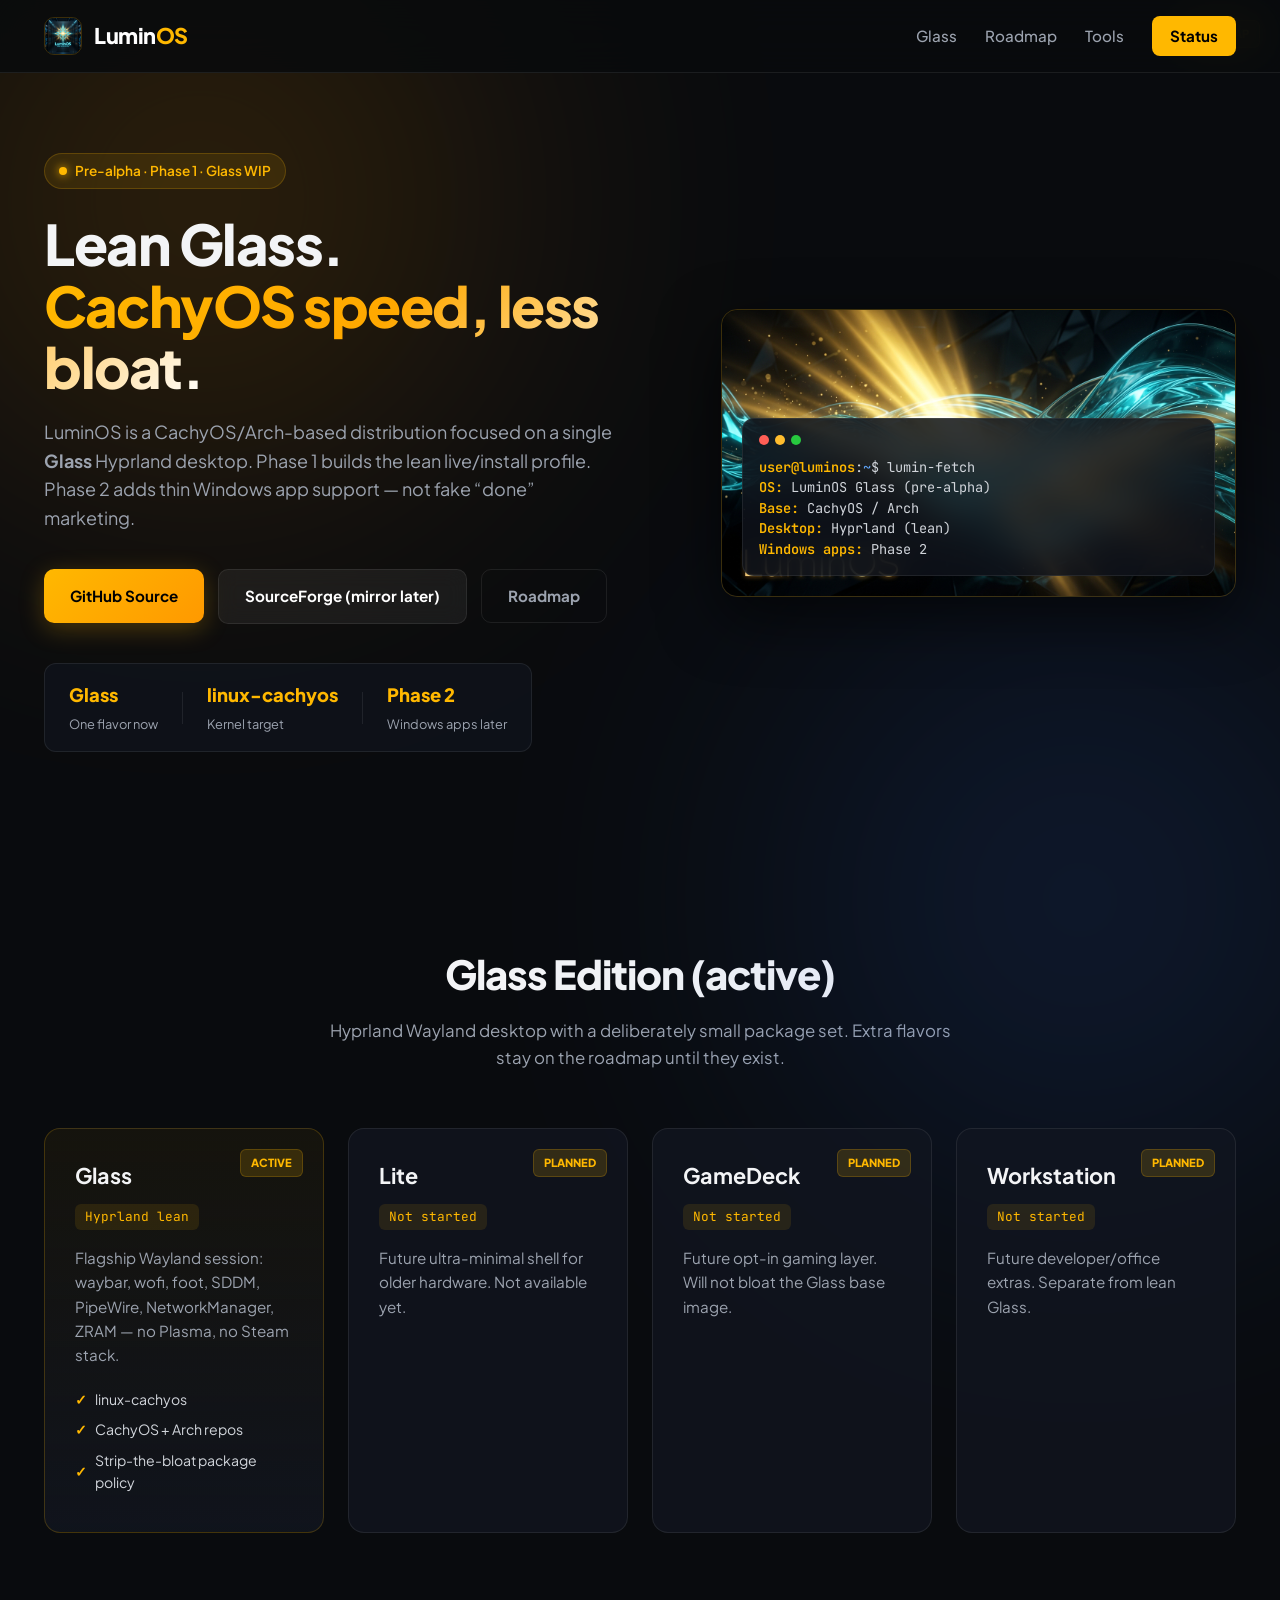
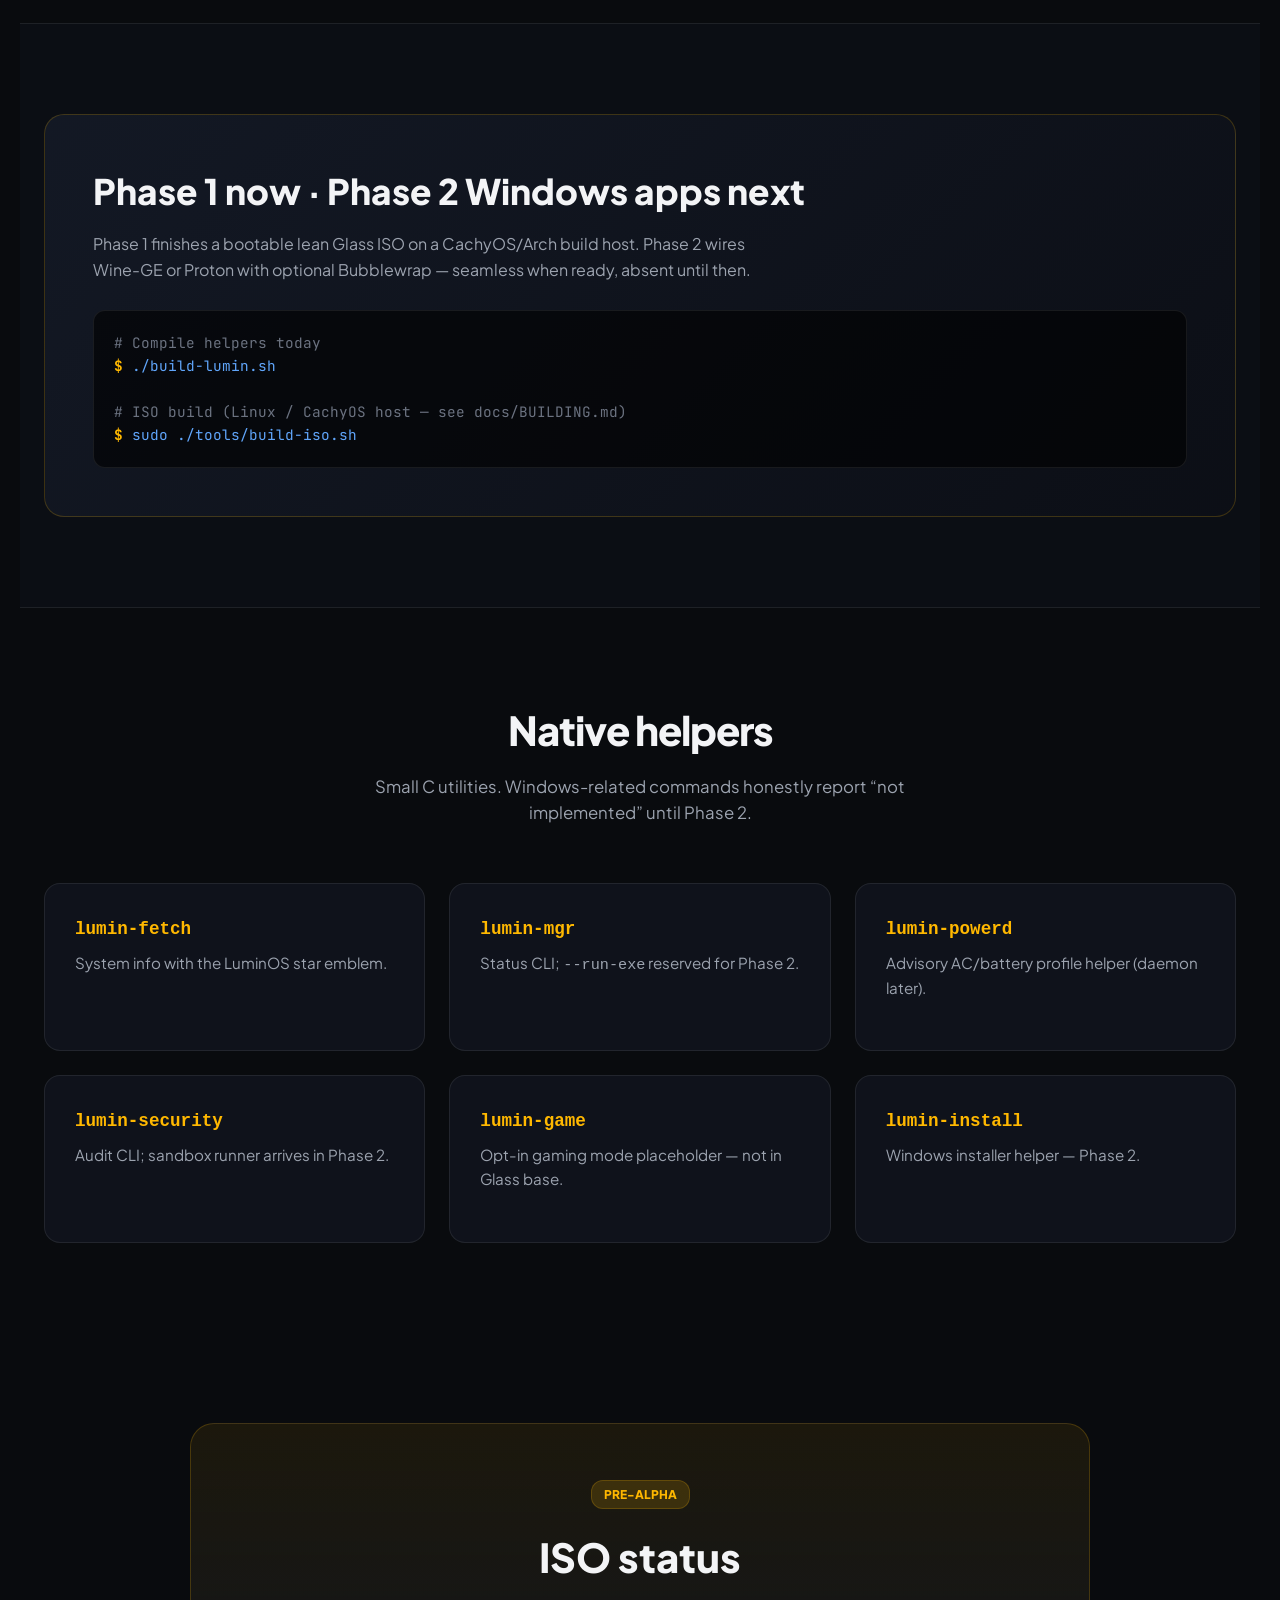
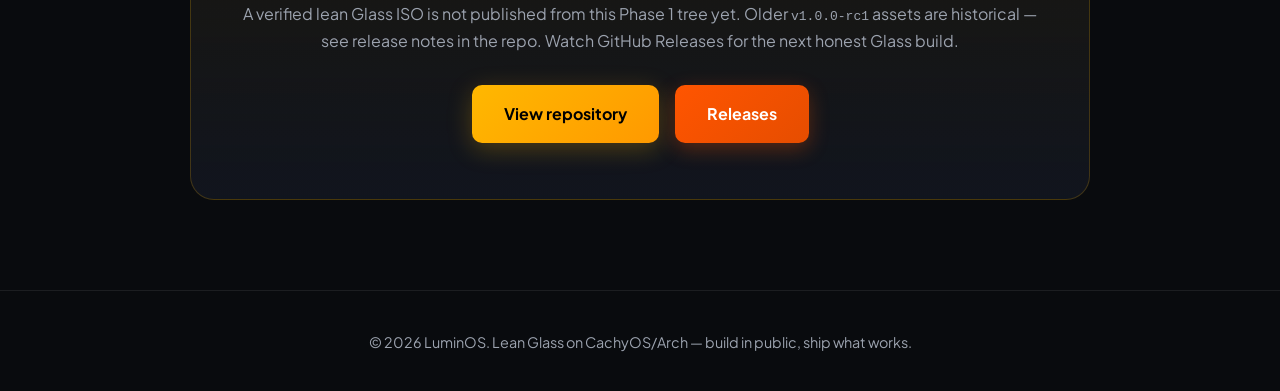
<file: index.html>
<!DOCTYPE html>
<html lang="en">
<head>
  <meta charset="UTF-8" />
  <meta name="viewport" content="width=device-width, initial-scale=1.0" />
  <title>LuminOS — Lean CachyOS Glass (Hyprland)</title>
  <link rel="preconnect" href="https://fonts.googleapis.com">
  <link rel="preconnect" href="https://fonts.gstatic.com" crossorigin>
  <link href="https://fonts.googleapis.com/css2?family=Plus+Jakarta+Sans:wght@300;400;500;600;700;800&family=JetBrains+Mono:wght@400;500;600&display=swap" rel="stylesheet">
  <link rel="stylesheet" href="style.css" />
</head>
<body>
  <div class="bg-glow-orb orb-1"></div>
  <div class="bg-glow-orb orb-2"></div>

  <nav class="navbar">
    <div class="nav-container">
      <a href="#" class="nav-brand">
        <img src="assets/lumin-logo.jpg" alt="LuminOS Logo" class="brand-logo" />
        <span class="brand-name">Lumin<span>OS</span></span>
      </a>
      <div class="nav-links">
        <a href="#glass">Glass</a>
        <a href="#roadmap">Roadmap</a>
        <a href="#tools">Tools</a>
        <a href="#download" class="nav-btn-primary">Status</a>
      </div>
    </div>
  </nav>

  <header class="hero">
    <div class="hero-container">
      <div class="hero-text">
        <div class="hero-badge">
          <span class="badge-dot"></span>
          <span>Pre-alpha · Phase 1 · Glass WIP</span>
        </div>
        <h1 class="hero-title">
          Lean Glass.<br>
          <span class="text-gradient">CachyOS speed, less bloat.</span>
        </h1>
        <p class="hero-description">
          LuminOS is a CachyOS/Arch-based distribution focused on a single <strong>Glass</strong> Hyprland desktop.
          Phase 1 builds the lean live/install profile. Phase 2 adds thin Windows app support — not fake “done” marketing.
        </p>

        <div class="hero-actions">
          <a href="https://github.com/nosleepzzz/luminos" target="_blank" class="btn btn-gold">
            GitHub Source
          </a>
          <a href="https://sourceforge.net/projects/luminos/" target="_blank" class="btn btn-glass">
            SourceForge (mirror later)
          </a>
          <a href="#roadmap" class="btn btn-outline">
            Roadmap
          </a>
        </div>

        <div class="hero-stats">
          <div class="stat-item">
            <span class="stat-val">Glass</span>
            <span class="stat-lbl">One flavor now</span>
          </div>
          <div class="stat-divider"></div>
          <div class="stat-item">
            <span class="stat-val">linux-cachyos</span>
            <span class="stat-lbl">Kernel target</span>
          </div>
          <div class="stat-divider"></div>
          <div class="stat-item">
            <span class="stat-val">Phase 2</span>
            <span class="stat-lbl">Windows apps later</span>
          </div>
        </div>
      </div>

      <div class="hero-visual">
        <div class="wallpaper-wrapper">
          <img src="assets/lumin-wallpaper.jpg" alt="LuminOS Desktop Wallpaper" class="hero-wallpaper" />
          <div class="glass-overlay-card">
            <div class="window-dots">
              <span class="dot red"></span>
              <span class="dot yellow"></span>
              <span class="dot green"></span>
            </div>
            <div class="fetch-preview">
              <span class="c-gold">user@luminos</span>:<span class="c-blue">~</span>$ lumin-fetch<br>
              <span class="c-gold">OS:</span> LuminOS Glass (pre-alpha)<br>
              <span class="c-gold">Base:</span> CachyOS / Arch<br>
              <span class="c-gold">Desktop:</span> Hyprland (lean)<br>
              <span class="c-gold">Windows apps:</span> Phase 2
            </div>
          </div>
        </div>
      </div>
    </div>
  </header>

  <section id="glass" class="section">
    <div class="section-header">
      <h2 class="section-title">Glass Edition (active)</h2>
      <p class="section-desc">Hyprland Wayland desktop with a deliberately small package set. Extra flavors stay on the roadmap until they exist.</p>
    </div>

    <div class="grid-4">
      <div class="card flavor-card featured">
        <div class="card-tag">ACTIVE</div>
        <h3>Glass</h3>
        <div class="ram-pill">Hyprland lean</div>
        <p>Flagship Wayland session: waybar, wofi, foot, SDDM, PipeWire, NetworkManager, ZRAM — no Plasma, no Steam stack.</p>
        <ul class="check-list">
          <li>linux-cachyos</li>
          <li>CachyOS + Arch repos</li>
          <li>Strip-the-bloat package policy</li>
        </ul>
      </div>

      <div class="card flavor-card">
        <div class="card-tag">PLANNED</div>
        <h3>Lite</h3>
        <div class="ram-pill">Not started</div>
        <p>Future ultra-minimal shell for older hardware. Not available yet.</p>
      </div>

      <div class="card flavor-card">
        <div class="card-tag">PLANNED</div>
        <h3>GameDeck</h3>
        <div class="ram-pill">Not started</div>
        <p>Future opt-in gaming layer. Will not bloat the Glass base image.</p>
      </div>

      <div class="card flavor-card">
        <div class="card-tag">PLANNED</div>
        <h3>Workstation</h3>
        <div class="ram-pill">Not started</div>
        <p>Future developer/office extras. Separate from lean Glass.</p>
      </div>
    </div>
  </section>

  <section id="roadmap" class="section section-dark">
    <div class="container">
      <div class="gaming-banner">
        <div class="gb-content">
          <div class="card-tag gold">ROADMAP</div>
          <h2>Phase 1 now · Phase 2 Windows apps next</h2>
          <p>
            Phase 1 finishes a bootable lean Glass ISO on a CachyOS/Arch build host.
            Phase 2 wires Wine-GE or Proton with optional Bubblewrap — seamless when ready, absent until then.
          </p>
          <div class="code-block">
            <span class="code-comment"># Compile helpers today</span><br>
            <span class="code-prompt">$</span> <span class="code-cmd">./build-lumin.sh</span><br><br>
            <span class="code-comment"># ISO build (Linux / CachyOS host — see docs/BUILDING.md)</span><br>
            <span class="code-prompt">$</span> <span class="code-cmd">sudo ./tools/build-iso.sh</span>
          </div>
        </div>
      </div>
    </div>
  </section>

  <section id="tools" class="section">
    <div class="section-header">
      <h2 class="section-title">Native helpers</h2>
      <p class="section-desc">Small C utilities. Windows-related commands honestly report “not implemented” until Phase 2.</p>
    </div>

    <div class="grid-3">
      <div class="card tool-card">
        <h4><code>lumin-fetch</code></h4>
        <p>System info with the LuminOS star emblem.</p>
      </div>
      <div class="card tool-card">
        <h4><code>lumin-mgr</code></h4>
        <p>Status CLI; <code>--run-exe</code> reserved for Phase 2.</p>
      </div>
      <div class="card tool-card">
        <h4><code>lumin-powerd</code></h4>
        <p>Advisory AC/battery profile helper (daemon later).</p>
      </div>
      <div class="card tool-card">
        <h4><code>lumin-security</code></h4>
        <p>Audit CLI; sandbox runner arrives in Phase 2.</p>
      </div>
      <div class="card tool-card">
        <h4><code>lumin-game</code></h4>
        <p>Opt-in gaming mode placeholder — not in Glass base.</p>
      </div>
      <div class="card tool-card">
        <h4><code>lumin-install</code></h4>
        <p>Windows installer helper — Phase 2.</p>
      </div>
    </div>
  </section>

  <section id="download" class="section download-section">
    <div class="download-card">
      <div class="dl-badge">PRE-ALPHA</div>
      <h2>ISO status</h2>
      <p>
        A verified lean Glass ISO is not published from this Phase 1 tree yet.
        Older <code>v1.0.0-rc1</code> assets are historical — see release notes in the repo.
        Watch GitHub Releases for the next honest Glass build.
      </p>

      <div class="dl-actions">
        <a href="https://github.com/nosleepzzz/luminos" class="btn btn-gold btn-lg">
          View repository
        </a>
        <a href="https://github.com/nosleepzzz/luminos/releases" target="_blank" class="btn btn-sf btn-lg">
          Releases
        </a>
      </div>
    </div>
  </section>

  <footer class="site-footer">
    <p>© 2026 LuminOS. Lean Glass on CachyOS/Arch — build in public, ship what works.</p>
  </footer>
</body>
</html>
</file>
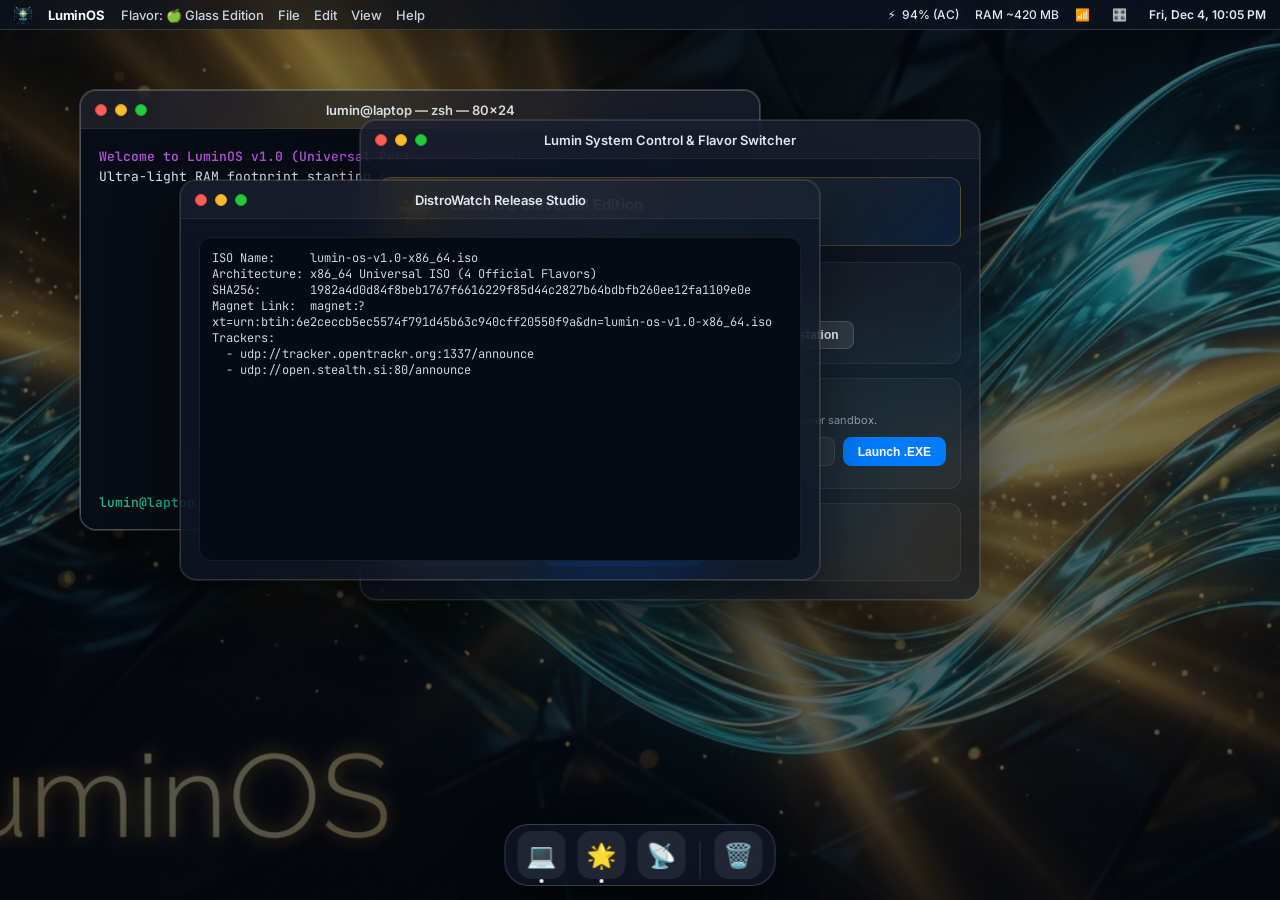
<file: web-simulator/index.html>
<!DOCTYPE html>
<html lang="en">
<head>
  <meta charset="UTF-8" />
  <meta name="viewport" content="width=device-width, initial-scale=1.0" />
  <title>LuminOS - Universal Ultra-Lightweight OS (Live Demo)</title>
  <link rel="preconnect" href="https://fonts.googleapis.com">
  <link rel="preconnect" href="https://fonts.gstatic.com" crossorigin>
  <link href="https://fonts.googleapis.com/css2?family=SF+Pro+Display:wght@300;400;500;600;700&family=Inter:wght@300;400;500;600;700&family=JetBrains+Mono:wght@400;500;600&display=swap" rel="stylesheet">
  <link rel="stylesheet" href="style.css" />
</head>
<body>
  <!-- macOS Top Menu Bar -->
  <header id="mac-menubar">
    <div class="menu-left">
      <button class="mac-logo-btn" id="apple-menu-btn" title="Lumin Menu">
        <img src="assets/lumin-logo.jpg" class="menu-logo-img" alt="LuminOS" />
      </button>
      <span class="app-name" id="current-app-name">LuminOS</span>
      <div class="menu-items">
        <span id="flavor-label">Flavor: 🍏 Glass Edition</span>
        <span>File</span>
        <span>Edit</span>
        <span>View</span>
        <span>Help</span>
      </div>
    </div>

    <div class="menu-right">
      <div class="status-item" id="battery-status" title="Battery & Power Profile">
        <span class="icon">⚡</span>
        <span class="val">94% (AC)</span>
      </div>
      <div class="status-item" id="ram-status" title="Lumin Idle Memory Footprint">
        <span class="val" id="idle-ram-val">RAM ~420 MB</span>
      </div>
      <div class="status-item" id="wifi-status" title="Wi-Fi">
        <span class="icon">📶</span>
      </div>
      <button class="status-item btn-control-center" id="btn-control-center" title="Control Center">
        <span class="icon">🎛️</span>
      </button>
      <div class="status-item clock" id="mac-clock">Tue Aug 12 11:00 PM</div>
    </div>
  </header>

  <!-- Control Center Popover -->
  <div id="control-center-popover" class="mac-popover hidden">
    <div class="cc-grid">
      <div class="cc-tile active" id="tile-wifi">
        <div class="cc-icon">📶</div>
        <div class="cc-info">
          <div class="title">Wi-Fi</div>
          <div class="sub">Lumin-5G</div>
        </div>
      </div>

      <div class="cc-tile active" id="tile-bt">
        <div class="cc-icon">🎧</div>
        <div class="cc-info">
          <div class="title">Bluetooth</div>
          <div class="sub">AirPods Max</div>
        </div>
      </div>

      <div class="cc-tile active" id="tile-power">
        <div class="cc-icon">🔋</div>
        <div class="cc-info">
          <div class="title">Battery Saver</div>
          <div class="sub">lumin-powerd (Auto)</div>
        </div>
      </div>

      <div class="cc-tile" id="tile-zram">
        <div class="cc-icon">⚡</div>
        <div class="cc-info">
          <div class="title">ZRAM Swap</div>
          <div class="sub">ZSTD 2.5x Target</div>
        </div>
      </div>
    </div>

    <div class="cc-slider-group">
      <div class="slider-row">
        <span>☀️ Brightness</span>
        <input type="range" min="10" max="100" value="85" id="slider-brightness" />
      </div>
      <div class="slider-row">
        <span>🔊 Volume</span>
        <input type="range" min="0" max="100" value="70" id="slider-volume" />
      </div>
    </div>
  </div>

  <!-- Desktop Workspace Area -->
  <main id="desktop">
    <!-- Window 1: Terminal -->
    <div class="window mac-window focused" id="win-terminal" style="top: 60px; left: 80px; width: 680px; height: 440px;">
      <div class="window-header">
        <div class="traffic-lights">
          <button class="light red close" data-close="win-terminal" title="Close"><span>×</span></button>
          <button class="light yellow min" title="Minimize"><span>-</span></button>
          <button class="light green max" title="Expand"><span>+</span></button>
        </div>
        <div class="window-title">
          lumin@laptop — zsh — 80×24
        </div>
      </div>
      <div class="window-body terminal-body">
        <div id="terminal-output">
          <div class="term-line welcome-msg">
            <span class="highlight">Welcome to LuminOS v1.0 (Universal Performance Linux)</span>
            <br>Ultra-light RAM footprint starting &lt; 280 MB | Type <span class="cmd-keyword">'lumin-fetch'</span> or <span class="cmd-keyword">'help'</span>.
          </div>
        </div>
        <div class="terminal-input-line">
          <span class="prompt">lumin@laptop ~$</span>
          <input type="text" id="term-input" autocomplete="off" spellcheck="false" autofocus />
        </div>
      </div>
    </div>

    <!-- Window 2: Lumin Control Center GUI & Flavor Switcher -->
    <div class="window mac-window" id="win-lumin-mgr" style="top: 90px; left: 360px; width: 620px; height: 480px;">
      <div class="window-header">
        <div class="traffic-lights">
          <button class="light red close" data-close="win-lumin-mgr"><span>×</span></button>
          <button class="light yellow min"><span>-</span></button>
          <button class="light green max"><span>+</span></button>
        </div>
        <div class="window-title">Lumin System Control & Flavor Switcher</div>
      </div>
      <div class="window-body">
        <div class="mac-banner">
          <div class="mac-banner-icon">🌟</div>
          <div class="mac-banner-info">
            <h2>LuminOS Universal Edition</h2>
            <p>Target: Universal (Laptops, PCs, Gaming, Handhelds)</p>
          </div>
        </div>

        <div class="pref-card">
          <h3>🌟 Switch LuminOS Flavor</h3>
          <p>Test live desktop profiles for different hardware targets.</p>
          <div class="button-row">
            <button class="mac-btn primary" id="btn-flavor-glass">🍏 Glass</button>
            <button class="mac-btn" id="btn-flavor-lite">⚡ Lite (&lt;280MB)</button>
            <button class="mac-btn" id="btn-flavor-game">🎮 GameDeck</button>
            <button class="mac-btn" id="btn-flavor-work">🏢 Workstation</button>
          </div>
        </div>

        <div class="pref-card" style="margin-top: 14px;">
          <h3>🚀 Sandboxed Windows Execution (Proton-Lumin)</h3>
          <p>Execute Windows .exe binaries inside unprivileged Bubblewrap (<code>bwrap</code>) container sandbox.</p>
          <div class="input-group">
            <input type="text" id="exe-input" value="OfficeSetup.exe" />
            <button class="mac-btn primary" id="btn-run-exe">Launch .EXE</button>
          </div>
          <div id="exe-output-status" class="status-msg"></div>
        </div>

        <div class="pref-card" style="margin-top: 14px;">
          <h3>🔋 Power Daemon (lumin-powerd)</h3>
          <div class="button-row">
            <button class="mac-btn" id="btn-bat-mode">Battery Saver Mode</button>
            <button class="mac-btn primary" id="btn-ac-mode">AC Performance Mode</button>
          </div>
        </div>
      </div>
    </div>

    <!-- Window 3: DistroWatch Studio -->
    <div class="window mac-window" id="win-torrent-studio" style="top: 150px; left: 180px; width: 640px; height: 400px;">
      <div class="window-header">
        <div class="traffic-lights">
          <button class="light red close" data-close="win-torrent-studio"><span>×</span></button>
          <button class="light yellow min"><span>-</span></button>
          <button class="light green max"><span>+</span></button>
        </div>
        <div class="window-title">DistroWatch Release Studio</div>
      </div>
      <div class="window-body">
        <textarea class="code-editor" readonly>ISO Name:     lumin-os-v1.0-x86_64.iso
Architecture: x86_64 Universal ISO (4 Official Flavors)
SHA256:       1982a4d0d84f8beb1767f6616229f85d44c2827b64bdbfb260ee12fa1109e0e
Magnet Link:  magnet:?xt=urn:btih:6e2ceccb5ec5574f791d45b63c940cff20550f9a&dn=lumin-os-v1.0-x86_64.iso
Trackers:
  - udp://tracker.opentrackr.org:1337/announce
  - udp://open.stealth.si:80/announce</textarea>
      </div>
    </div>
  </main>

  <!-- macOS Floating Glass Dock -->
  <div id="mac-dock-container">
    <footer id="mac-dock">
      <div class="dock-item active" data-open="win-terminal" title="Terminal">
        <div class="icon">💻</div>
        <div class="dot"></div>
      </div>
      <div class="dock-item active" data-open="win-lumin-mgr" title="Lumin Control Center">
        <div class="icon">🌟</div>
        <div class="dot"></div>
      </div>
      <div class="dock-item" data-open="win-torrent-studio" title="DistroWatch Studio">
        <div class="icon">📡</div>
        <div class="dot"></div>
      </div>
      <div class="dock-divider"></div>
      <div class="dock-item" id="dock-trash" title="Trash">
        <div class="icon">🗑️</div>
      </div>
    </footer>
  </div>

  <script src="app.js"></script>
</body>
</html>
</file>
<file: style.css>
/* LuminOS Modern Glassmorphism Styling System */
:root {
  --bg-dark: #090B0E;
  --bg-card: rgba(18, 22, 32, 0.75);
  --border-gold: rgba(255, 184, 0, 0.2);
  --border-subtle: rgba(255, 255, 255, 0.08);
  --gold-primary: #FFB800;
  --gold-hover: #FFA800;
  --gold-glow: rgba(255, 184, 0, 0.25);
  --text-main: #F3F4F6;
  --text-sub: #9CA3AF;
  --font-main: 'Plus Jakarta Sans', -apple-system, BlinkMacSystemFont, sans-serif;
  --font-mono: 'JetBrains Mono', monospace;
}

* {
  box-sizing: border-box;
  margin: 0;
  padding: 0;
}

body {
  background-color: var(--bg-dark);
  color: var(--text-main);
  font-family: var(--font-main);
  line-height: 1.6;
  overflow-x: hidden;
  position: relative;
}

/* Background Glow Orbs */
.bg-glow-orb {
  position: absolute;
  width: 600px;
  height: 600px;
  border-radius: 50%;
  filter: blur(140px);
  pointer-events: none;
  z-index: 0;
  opacity: 0.15;
}
.orb-1 {
  top: -100px;
  left: -100px;
  background: radial-gradient(circle, #FFB800, #FF6B00);
}
.orb-2 {
  top: 600px;
  right: -100px;
  background: radial-gradient(circle, #3B82F6, #1D4ED8);
}

/* Navigation Bar */
.navbar {
  position: sticky;
  top: 0;
  z-index: 100;
  background: rgba(9, 11, 14, 0.85);
  backdrop-filter: blur(20px);
  border-bottom: 1px solid var(--border-subtle);
  padding: 16px 0;
}

.nav-container {
  max-width: 1240px;
  margin: 0 auto;
  padding: 0 24px;
  display: flex;
  justify-content: space-between;
  align-items: center;
}

.nav-brand {
  display: flex;
  align-items: center;
  gap: 12px;
  text-decoration: none;
}

.brand-logo {
  width: 38px;
  height: 38px;
  border-radius: 10px;
  border: 1px solid var(--border-gold);
}

.brand-name {
  font-weight: 800;
  font-size: 1.35rem;
  color: #FFF;
  letter-spacing: -0.5px;
}
.brand-name span {
  color: var(--gold-primary);
}

.nav-links {
  display: flex;
  align-items: center;
  gap: 28px;
}

.nav-links a {
  color: var(--text-sub);
  text-decoration: none;
  font-size: 0.95rem;
  font-weight: 500;
  transition: color 0.2s ease;
}

.nav-links a:hover {
  color: #FFF;
}

.nav-btn-primary {
  background: var(--gold-primary);
  color: #000 !important;
  font-weight: 700 !important;
  padding: 8px 18px;
  border-radius: 8px;
  transition: transform 0.2s ease, box-shadow 0.2s ease !important;
}

.nav-btn-primary:hover {
  transform: translateY(-2px);
  box-shadow: 0 4px 16px var(--gold-glow);
}

/* Hero Section */
.hero {
  padding: 80px 0 100px 0;
  position: relative;
  z-index: 1;
}

.hero-container {
  max-width: 1240px;
  margin: 0 auto;
  padding: 0 24px;
  display: grid;
  grid-template-columns: 1.1fr 0.9fr;
  gap: 48px;
  align-items: center;
}

.hero-badge {
  display: inline-flex;
  align-items: center;
  gap: 8px;
  background: rgba(255, 184, 0, 0.1);
  border: 1px solid var(--border-gold);
  color: var(--gold-primary);
  padding: 6px 14px;
  border-radius: 20px;
  font-size: 0.85rem;
  font-weight: 600;
  margin-bottom: 24px;
}

.badge-dot {
  width: 8px;
  height: 8px;
  background: var(--gold-primary);
  border-radius: 50%;
  box-shadow: 0 0 10px var(--gold-primary);
}

.hero-title {
  font-size: 3.5rem;
  font-weight: 800;
  line-height: 1.1;
  letter-spacing: -1.5px;
  margin-bottom: 20px;
}

.text-gradient {
  background: linear-gradient(135deg, #FFB800 0%, #FFA800 50%, #FFF 100%);
  -webkit-background-clip: text;
  -webkit-text-fill-color: transparent;
}

.hero-description {
  font-size: 1.125rem;
  color: var(--text-sub);
  margin-bottom: 36px;
  max-width: 580px;
}

.hero-actions {
  display: flex;
  flex-wrap: wrap;
  gap: 14px;
  margin-bottom: 40px;
}

/* Buttons */
.btn {
  display: inline-flex;
  align-items: center;
  justify-content: center;
  gap: 10px;
  padding: 14px 26px;
  border-radius: 10px;
  font-weight: 700;
  font-size: 0.95rem;
  text-decoration: none;
  transition: all 0.25s ease;
  cursor: pointer;
}

.btn-icon {
  width: 18px;
  height: 18px;
}

.btn-gold {
  background: linear-gradient(135deg, #FFB800, #FF9900);
  color: #000;
  box-shadow: 0 6px 24px var(--gold-glow);
}
.btn-gold:hover {
  transform: translateY(-3px);
  box-shadow: 0 10px 32px var(--gold-glow);
}

.btn-glass {
  background: rgba(255, 255, 255, 0.06);
  border: 1px solid var(--border-subtle);
  color: #FFF;
  backdrop-filter: blur(10px);
}
.btn-glass:hover {
  background: rgba(255, 255, 255, 0.12);
  border-color: rgba(255, 255, 255, 0.2);
  transform: translateY(-3px);
}

.btn-outline {
  border: 1px solid var(--border-subtle);
  color: var(--text-sub);
}
.btn-outline:hover {
  color: #FFF;
  border-color: rgba(255, 255, 255, 0.2);
  transform: translateY(-3px);
}

.btn-sf {
  background: linear-gradient(135deg, #FF5500, #E64D00);
  color: #FFF;
  box-shadow: 0 6px 20px rgba(255, 85, 0, 0.3);
}
.btn-sf:hover {
  transform: translateY(-3px);
  box-shadow: 0 10px 28px rgba(255, 85, 0, 0.4);
}

.btn-magnet {
  background: linear-gradient(135deg, #10B981, #059669);
  color: #FFF;
  box-shadow: 0 6px 20px rgba(16, 185, 129, 0.3);
}
.btn-magnet:hover {
  transform: translateY(-3px);
  box-shadow: 0 10px 28px rgba(16, 185, 129, 0.4);
}

/* Hero Stats */
.hero-stats {
  display: flex;
  align-items: center;
  gap: 24px;
  background: rgba(18, 22, 32, 0.6);
  border: 1px solid var(--border-subtle);
  padding: 16px 24px;
  border-radius: 12px;
  width: fit-content;
}

.stat-val {
  display: block;
  font-weight: 800;
  font-size: 1.15rem;
  color: var(--gold-primary);
}
.stat-lbl {
  font-size: 0.8rem;
  color: var(--text-sub);
}
.stat-divider {
  width: 1px;
  height: 32px;
  background: var(--border-subtle);
}

/* Wallpaper Visual */
.wallpaper-wrapper {
  position: relative;
  border-radius: 16px;
  overflow: hidden;
  border: 1px solid var(--border-gold);
  box-shadow: 0 20px 60px rgba(0, 0, 0, 0.6);
}

.hero-wallpaper {
  width: 100%;
  display: block;
  border-radius: 16px;
}

.glass-overlay-card {
  position: absolute;
  bottom: 20px;
  left: 20px;
  right: 20px;
  background: rgba(15, 18, 26, 0.85);
  backdrop-filter: blur(16px);
  border: 1px solid var(--border-subtle);
  border-radius: 12px;
  padding: 16px;
}

.window-dots {
  display: flex;
  gap: 6px;
  margin-bottom: 12px;
}
.dot {
  width: 10px;
  height: 10px;
  border-radius: 50%;
}
.dot.red { background: #FF5F56; }
.dot.yellow { background: #FFBD2E; }
.dot.green { background: #27C93F; }

.fetch-preview {
  font-family: var(--font-mono);
  font-size: 0.85rem;
  line-height: 1.5;
  color: #D1D5DB;
}
.c-gold { color: var(--gold-primary); font-weight: 600; }
.c-blue { color: #60A5FA; }

/* Section Styling */
.section {
  padding: 90px 0;
  max-width: 1240px;
  margin: 0 auto;
  padding-left: 24px;
  padding-right: 24px;
}

.section-dark {
  background: rgba(15, 18, 26, 0.5);
  border-top: 1px solid var(--border-subtle);
  border-bottom: 1px solid var(--border-subtle);
}

.section-header {
  text-align: center;
  max-width: 640px;
  margin: 0 auto 56px auto;
}

.section-title {
  font-size: 2.5rem;
  font-weight: 800;
  letter-spacing: -1px;
  margin-bottom: 12px;
}

.section-desc {
  color: var(--text-sub);
  font-size: 1.05rem;
}

/* Grids & Cards */
.grid-4 {
  display: grid;
  grid-template-columns: repeat(auto-fit, minmax(260px, 1fr));
  gap: 24px;
}

.grid-3 {
  display: grid;
  grid-template-columns: repeat(auto-fit, minmax(320px, 1fr));
  gap: 24px;
}

.card {
  background: var(--bg-card);
  border: 1px solid var(--border-subtle);
  border-radius: 16px;
  padding: 30px;
  position: relative;
  transition: transform 0.25s ease, border-color 0.25s ease;
}

.card:hover {
  transform: translateY(-4px);
  border-color: var(--border-gold);
}

.card.featured {
  border-color: var(--border-gold);
  background: linear-gradient(180deg, rgba(255, 184, 0, 0.05) 0%, rgba(18, 22, 32, 0.8) 100%);
}

.card-tag {
  position: absolute;
  top: 20px;
  right: 20px;
  font-size: 0.7rem;
  font-weight: 800;
  padding: 4px 10px;
  border-radius: 6px;
  background: rgba(255, 184, 0, 0.15);
  color: var(--gold-primary);
  border: 1px solid var(--border-gold);
}

.card-icon {
  font-size: 2rem;
  margin-bottom: 16px;
}

.card h3 {
  font-size: 1.35rem;
  font-weight: 700;
  margin-bottom: 8px;
}

.ram-pill {
  display: inline-block;
  font-family: var(--font-mono);
  font-size: 0.8rem;
  color: var(--gold-primary);
  background: rgba(255, 184, 0, 0.1);
  padding: 3px 10px;
  border-radius: 6px;
  margin-bottom: 16px;
}

.card p {
  color: var(--text-sub);
  font-size: 0.95rem;
  margin-bottom: 20px;
}

.check-list {
  list-style: none;
}
.check-list li {
  font-size: 0.88rem;
  color: #D1D5DB;
  margin-bottom: 8px;
  display: flex;
  align-items: center;
  gap: 8px;
}
.check-list li::before {
  content: "✓";
  color: var(--gold-primary);
  font-weight: 800;
}

/* Gaming Banner */
.gaming-banner {
  background: linear-gradient(135deg, rgba(20, 26, 38, 0.9), rgba(12, 15, 22, 0.9));
  border: 1px solid var(--border-gold);
  border-radius: 20px;
  padding: 48px;
}

.gb-content h2 {
  font-size: 2.2rem;
  font-weight: 800;
  margin-bottom: 12px;
}

.gb-content p {
  color: var(--text-sub);
  max-width: 680px;
  margin-bottom: 28px;
}

.code-block {
  background: rgba(0, 0, 0, 0.6);
  border: 1px solid var(--border-subtle);
  border-radius: 12px;
  padding: 20px;
  font-family: var(--font-mono);
  font-size: 0.9rem;
}
.code-comment { color: #6B7280; }
.code-prompt { color: var(--gold-primary); font-weight: 700; }
.code-cmd { color: #60A5FA; }

/* Tool Cards */
.tool-card h4 {
  font-family: var(--font-mono);
  font-size: 1.1rem;
  color: var(--gold-primary);
  margin-bottom: 8px;
}

/* Download Card */
.download-card {
  background: linear-gradient(180deg, rgba(255, 184, 0, 0.08) 0%, rgba(18, 22, 32, 0.9) 100%);
  border: 1px solid var(--border-gold);
  border-radius: 24px;
  padding: 56px 40px;
  text-align: center;
  max-width: 900px;
  margin: 0 auto;
}

.dl-badge {
  display: inline-block;
  font-size: 0.75rem;
  font-weight: 800;
  color: var(--gold-primary);
  background: rgba(255, 184, 0, 0.15);
  padding: 4px 12px;
  border-radius: 12px;
  margin-bottom: 16px;
  border: 1px solid var(--border-gold);
}

.download-card h2 {
  font-size: 2.5rem;
  font-weight: 800;
  margin-bottom: 12px;
}

.download-card p {
  color: var(--text-sub);
  margin-bottom: 32px;
}

.hash-box {
  background: rgba(0, 0, 0, 0.4);
  border: 1px solid var(--border-subtle);
  border-radius: 12px;
  padding: 16px;
  font-family: var(--font-mono);
  font-size: 0.85rem;
  color: #D1D5DB;
  max-width: 640px;
  margin: 0 auto 36px auto;
  text-align: left;
  display: flex;
  flex-direction: column;
  gap: 8px;
}

.dl-actions {
  display: flex;
  flex-wrap: wrap;
  justify-content: center;
  gap: 16px;
}

.btn-lg {
  padding: 16px 32px;
  font-size: 1rem;
}

/* Footer */
.site-footer {
  text-align: center;
  padding: 40px 0;
  border-top: 1px solid var(--border-subtle);
  color: var(--text-sub);
  font-size: 0.9rem;
}

/* Responsive */
@media (max-width: 960px) {
  .hero-container {
    grid-template-columns: 1fr;
  }
  .hero-title {
    font-size: 2.75rem;
  }
  .nav-links {
    display: none;
  }
}
</file>
<file: web-simulator/style.css>
:root {
  --mac-bg-wallpaper: linear-gradient(rgba(6, 9, 17, 0.45), rgba(6, 9, 17, 0.7)), url('assets/lumin-wallpaper.jpg') center/cover fixed no-repeat;
  --mac-glass-bg: rgba(16, 22, 36, 0.75);
  --mac-glass-border: rgba(255, 255, 255, 0.15);
  --mac-blur: blur(30px) saturate(190%);
  --mac-shadow: 0 25px 60px rgba(0, 0, 0, 0.5), 0 0 0 1px rgba(255, 255, 255, 0.12);
  --mac-accent-blue: #007aff;
  --mac-accent-purple: #af52de;
  --mac-text-main: #f8fafc;
  --mac-text-muted: #94a3b8;
  --font-mac: -apple-system, BlinkMacSystemFont, 'SF Pro Display', 'Inter', system-ui, sans-serif;
  --font-mono: 'JetBrains Mono', monospace;
  --radius-mac-win: 16px;
  --radius-mac-card: 12px;
}

* {
  box-sizing: border-box;
  margin: 0;
  padding: 0;
  user-select: none;
}

body {
  width: 100vw;
  height: 100vh;
  overflow: hidden;
  font-family: var(--font-mac);
  background: var(--mac-bg-wallpaper);
  color: var(--mac-text-main);
  position: relative;
}

/* --- macOS Top Menu Bar --- */
#mac-menubar {
  height: 30px;
  width: 100%;
  background: rgba(15, 20, 32, 0.7);
  backdrop-filter: var(--mac-blur);
  border-bottom: 1px solid var(--mac-glass-border);
  display: flex;
  align-items: center;
  justify-content: space-between;
  padding: 0 14px;
  font-size: 13px;
  font-weight: 500;
  z-index: 2000;
  position: relative;
}

.menu-left, .menu-right {
  display: flex;
  align-items: center;
  gap: 16px;
}

.mac-logo-btn {
  background: transparent;
  border: none;
  font-size: 15px;
  cursor: pointer;
  display: flex;
  align-items: center;
}

.menu-logo-img {
  width: 18px;
  height: 18px;
  border-radius: 4px;
}

.app-name {
  font-weight: 700;
  letter-spacing: -0.2px;
}

.menu-items {
  display: flex;
  gap: 14px;
  color: #cbd5e1;
  font-size: 13px;
}

.menu-items span:hover {
  color: #fff;
  cursor: pointer;
}

.status-item {
  display: flex;
  align-items: center;
  gap: 6px;
  font-size: 12px;
  color: #e2e8f0;
}

.btn-control-center {
  background: transparent;
  border: none;
  cursor: pointer;
  padding: 2px 6px;
  border-radius: 4px;
  transition: background 0.15s ease;
}

.btn-control-center:hover {
  background: rgba(255, 255, 255, 0.15);
}

.clock {
  font-weight: 600;
}

/* --- Control Center Popover --- */
.mac-popover {
  position: absolute;
  top: 36px;
  right: 14px;
  width: 320px;
  background: rgba(20, 26, 42, 0.85);
  backdrop-filter: var(--mac-blur);
  border: 1px solid var(--mac-glass-border);
  border-radius: 18px;
  box-shadow: 0 20px 50px rgba(0, 0, 0, 0.6);
  padding: 14px;
  z-index: 3000;
  display: flex;
  flex-direction: column;
  gap: 12px;
  transition: all 0.2s cubic-bezier(0.16, 1, 0.3, 1);
}

.mac-popover.hidden {
  opacity: 0;
  pointer-events: none;
  transform: translateY(-10px) scale(0.95);
}

.cc-grid {
  display: grid;
  grid-template-columns: repeat(2, 1fr);
  gap: 8px;
}

.cc-tile {
  background: rgba(255, 255, 255, 0.06);
  border: 1px solid rgba(255, 255, 255, 0.08);
  border-radius: 12px;
  padding: 10px;
  display: flex;
  align-items: center;
  gap: 10px;
  cursor: pointer;
  transition: background 0.15s ease;
}

.cc-tile.active {
  background: rgba(0, 122, 255, 0.25);
  border-color: rgba(0, 122, 255, 0.4);
}

.cc-icon {
  font-size: 18px;
}

.cc-info .title {
  font-size: 12px;
  font-weight: 600;
}

.cc-info .sub {
  font-size: 10px;
  color: var(--mac-text-muted);
}

.cc-slider-group {
  background: rgba(255, 255, 255, 0.04);
  border-radius: 12px;
  padding: 10px 12px;
  display: flex;
  flex-direction: column;
  gap: 8px;
}

.slider-row {
  display: flex;
  align-items: center;
  justify-content: space-between;
  font-size: 11px;
}

.slider-row input[type="range"] {
  width: 150px;
  accent-color: var(--mac-accent-blue);
}

/* --- Desktop Workspace --- */
#desktop {
  width: 100%;
  height: calc(100vh - 30px);
  position: relative;
}

/* --- macOS Windows --- */
.mac-window {
  position: absolute;
  background: var(--mac-glass-bg);
  backdrop-filter: var(--mac-blur);
  border: 1px solid var(--mac-glass-border);
  border-radius: var(--radius-mac-win);
  box-shadow: var(--mac-shadow);
  display: flex;
  flex-direction: column;
  overflow: hidden;
  z-index: 10;
  transition: opacity 0.2s ease, transform 0.2s ease;
}

.mac-window.minimized {
  opacity: 0;
  pointer-events: none;
  transform: scale(0.85) translateY(60px);
}

.mac-window.focused {
  border-color: rgba(255, 255, 255, 0.25);
  box-shadow: 0 30px 80px rgba(0, 0, 0, 0.6), 0 0 0 1px rgba(255, 255, 255, 0.2);
}

.window-header {
  height: 38px;
  background: rgba(255, 255, 255, 0.04);
  border-bottom: 1px solid rgba(255, 255, 255, 0.06);
  display: flex;
  align-items: center;
  justify-content: center;
  position: relative;
  cursor: move;
}

.traffic-lights {
  position: absolute;
  left: 14px;
  display: flex;
  gap: 8px;
}

.light {
  width: 12px;
  height: 12px;
  border-radius: 50%;
  border: none;
  cursor: pointer;
  display: flex;
  align-items: center;
  justify-content: center;
  font-size: 10px;
  line-height: 1;
}

.light span {
  display: none;
  color: rgba(0, 0, 0, 0.6);
  font-weight: 700;
}

.traffic-lights:hover .light span {
  display: block;
}

.light.red { background: #ff5f56; border: 1px solid #e0443e; }
.light.yellow { background: #ffbd2e; border: 1px solid #dea123; }
.light.green { background: #27c93f; border: 1px solid #1aab29; }

.window-title {
  font-size: 13px;
  font-weight: 600;
  color: #e2e8f0;
}

.window-body {
  flex: 1;
  padding: 18px;
  overflow: auto;
}

/* Terminal Body */
.terminal-body {
  background: #080c14;
  font-family: var(--font-mono);
  font-size: 13px;
  color: #e2e8f0;
  display: flex;
  flex-direction: column;
  gap: 8px;
}

#terminal-output {
  display: flex;
  flex-direction: column;
  gap: 6px;
  overflow-y: auto;
  flex: 1;
}

.term-line {
  line-height: 1.5;
}

.welcome-msg .highlight {
  color: var(--mac-accent-purple);
  font-weight: 600;
}

.cmd-keyword {
  color: var(--mac-accent-blue);
  font-weight: 600;
}

.terminal-input-line {
  display: flex;
  align-items: center;
  gap: 8px;
}

.prompt {
  color: #10b981;
  font-weight: 600;
}

#term-input {
  flex: 1;
  background: transparent;
  border: none;
  outline: none;
  color: #fff;
  font-family: var(--font-mono);
  font-size: 13px;
}

/* Preferences Cards */
.mac-banner {
  background: linear-gradient(135deg, rgba(234, 179, 8, 0.15), rgba(0, 122, 255, 0.1));
  border: 1px solid rgba(234, 179, 8, 0.25);
  border-radius: var(--radius-mac-card);
  padding: 14px 16px;
  display: flex;
  align-items: center;
  gap: 14px;
  margin-bottom: 16px;
}

.mac-banner-icon {
  font-size: 32px;
}

.mac-banner-info h2 {
  font-size: 15px;
  font-weight: 700;
}

.mac-banner-info p {
  font-size: 12px;
  color: var(--mac-text-muted);
}

.pref-card {
  background: rgba(255, 255, 255, 0.03);
  border: 1px solid rgba(255, 255, 255, 0.06);
  border-radius: var(--radius-mac-card);
  padding: 14px;
}

.pref-card h3 {
  font-size: 13px;
  font-weight: 600;
  margin-bottom: 4px;
}

.pref-card p {
  font-size: 11px;
  color: var(--mac-text-muted);
  margin-bottom: 10px;
}

.input-group {
  display: flex;
  gap: 8px;
}

.input-group input {
  flex: 1;
  background: rgba(255, 255, 255, 0.05);
  border: 1px solid rgba(255, 255, 255, 0.1);
  border-radius: 8px;
  padding: 6px 10px;
  color: #fff;
  font-family: var(--font-mac);
  font-size: 12px;
  outline: none;
}

.button-row {
  display: flex;
  gap: 8px;
}

.mac-btn {
  background: rgba(255, 255, 255, 0.1);
  border: 1px solid rgba(255, 255, 255, 0.15);
  color: #fff;
  font-weight: 600;
  font-size: 12px;
  padding: 6px 14px;
  border-radius: 8px;
  cursor: pointer;
  transition: all 0.15s ease;
}

.mac-btn.primary {
  background: var(--mac-accent-blue);
  border-color: var(--mac-accent-blue);
}

.mac-btn:hover {
  opacity: 0.9;
  transform: translateY(-1px);
}

.status-msg {
  font-size: 12px;
  font-family: var(--font-mono);
  margin-top: 8px;
}

.code-editor {
  width: 100%;
  height: 100%;
  background: #060a12;
  border: 1px solid rgba(255, 255, 255, 0.08);
  border-radius: var(--radius-mac-card);
  color: #cbd5e1;
  font-family: var(--font-mono);
  font-size: 12px;
  padding: 12px;
  resize: none;
  outline: none;
}

/* --- macOS Floating Glass Dock --- */
#mac-dock-container {
  position: absolute;
  bottom: 14px;
  left: 50%;
  transform: translateX(-50%);
  z-index: 2500;
}

#mac-dock {
  background: rgba(20, 26, 42, 0.65);
  backdrop-filter: var(--mac-blur);
  border: 1px solid rgba(255, 255, 255, 0.18);
  border-radius: 24px;
  padding: 6px 12px;
  display: flex;
  align-items: flex-end;
  gap: 12px;
  box-shadow: 0 20px 40px rgba(0, 0, 0, 0.5);
}

.dock-item {
  width: 48px;
  height: 48px;
  border-radius: 14px;
  background: rgba(255, 255, 255, 0.08);
  display: flex;
  flex-direction: column;
  align-items: center;
  justify-content: center;
  font-size: 24px;
  cursor: pointer;
  position: relative;
  transition: all 0.2s cubic-bezier(0.16, 1, 0.3, 1);
}

.dock-item:hover {
  transform: scale(1.3) translateY(-10px);
  margin: 0 4px;
  background: rgba(255, 255, 255, 0.18);
}

.dock-item .dot {
  position: absolute;
  bottom: -4px;
  width: 4px;
  height: 4px;
  border-radius: 50%;
  background: var(--mac-text-main);
  opacity: 0;
}

.dock-item.active .dot {
  opacity: 1;
}

.dock-divider {
  width: 1px;
  height: 38px;
  background: rgba(255, 255, 255, 0.15);
  margin: 0 2px;
}
</file>
